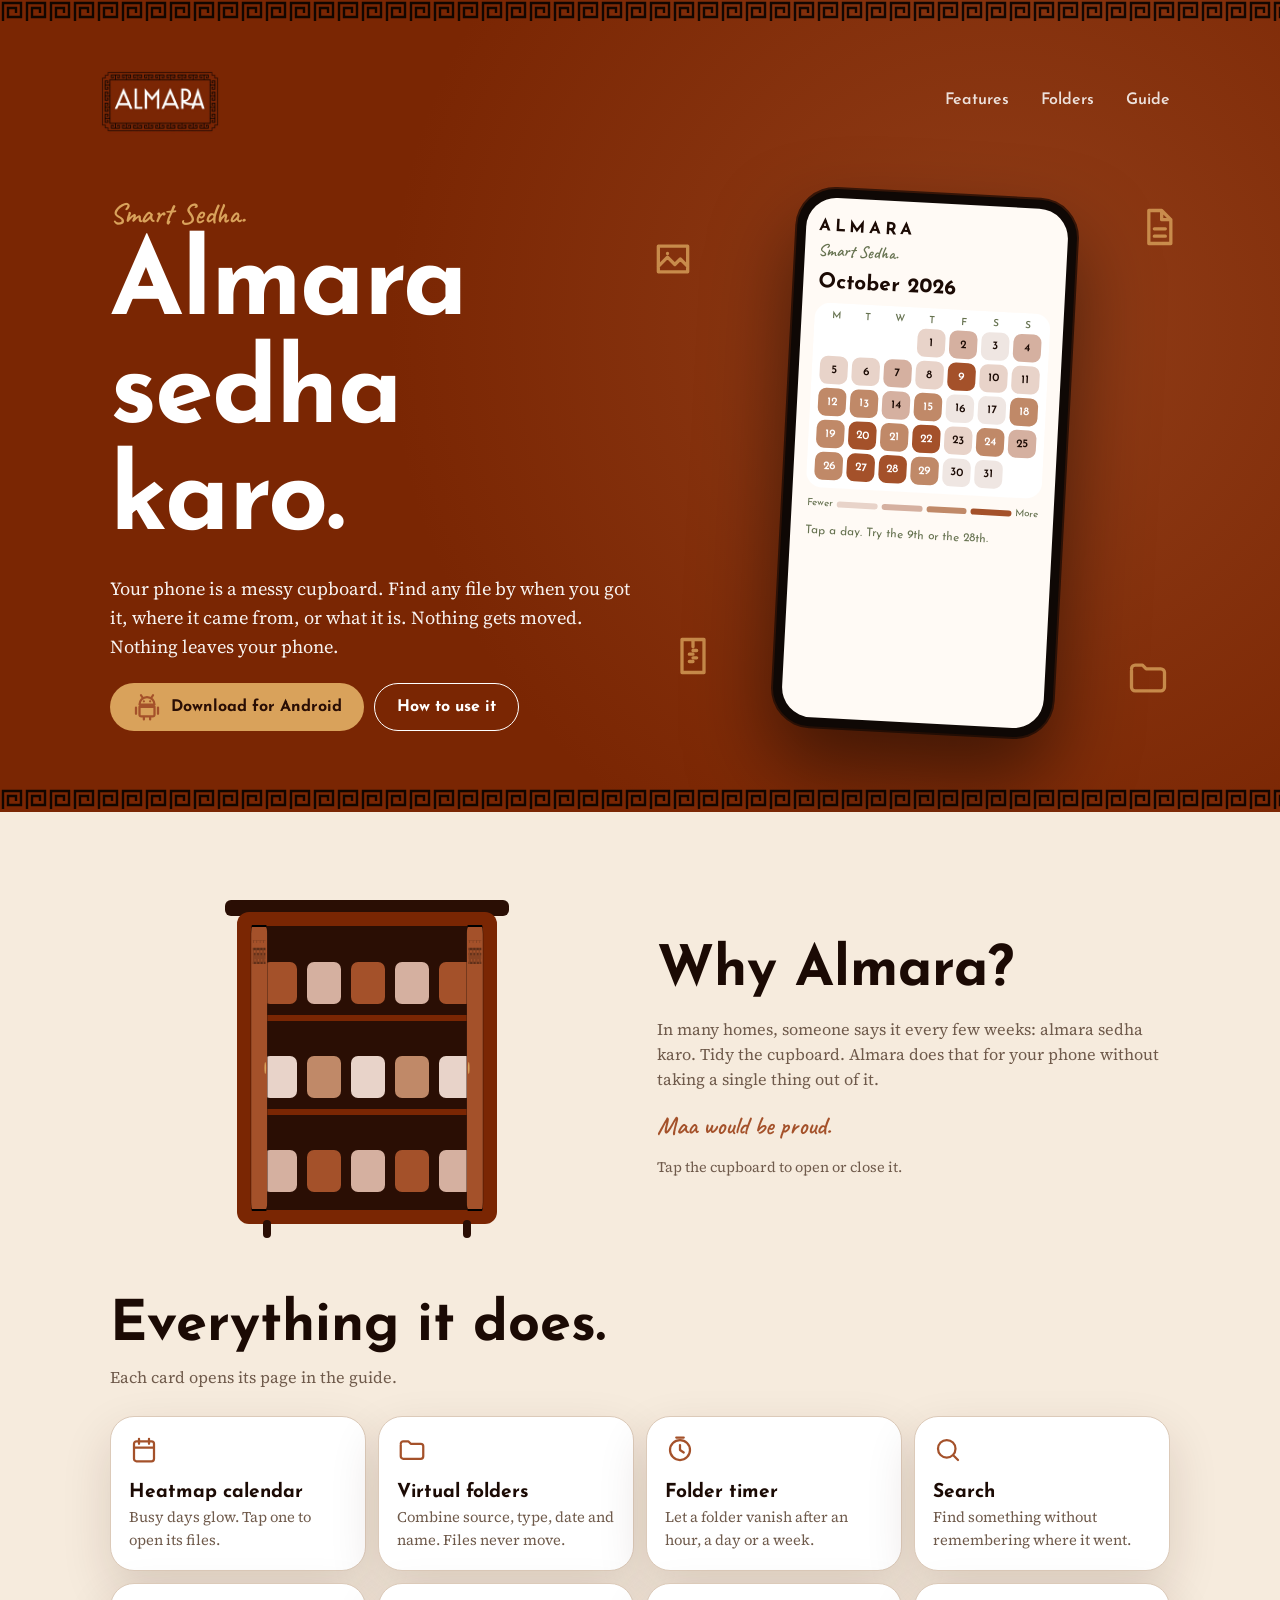
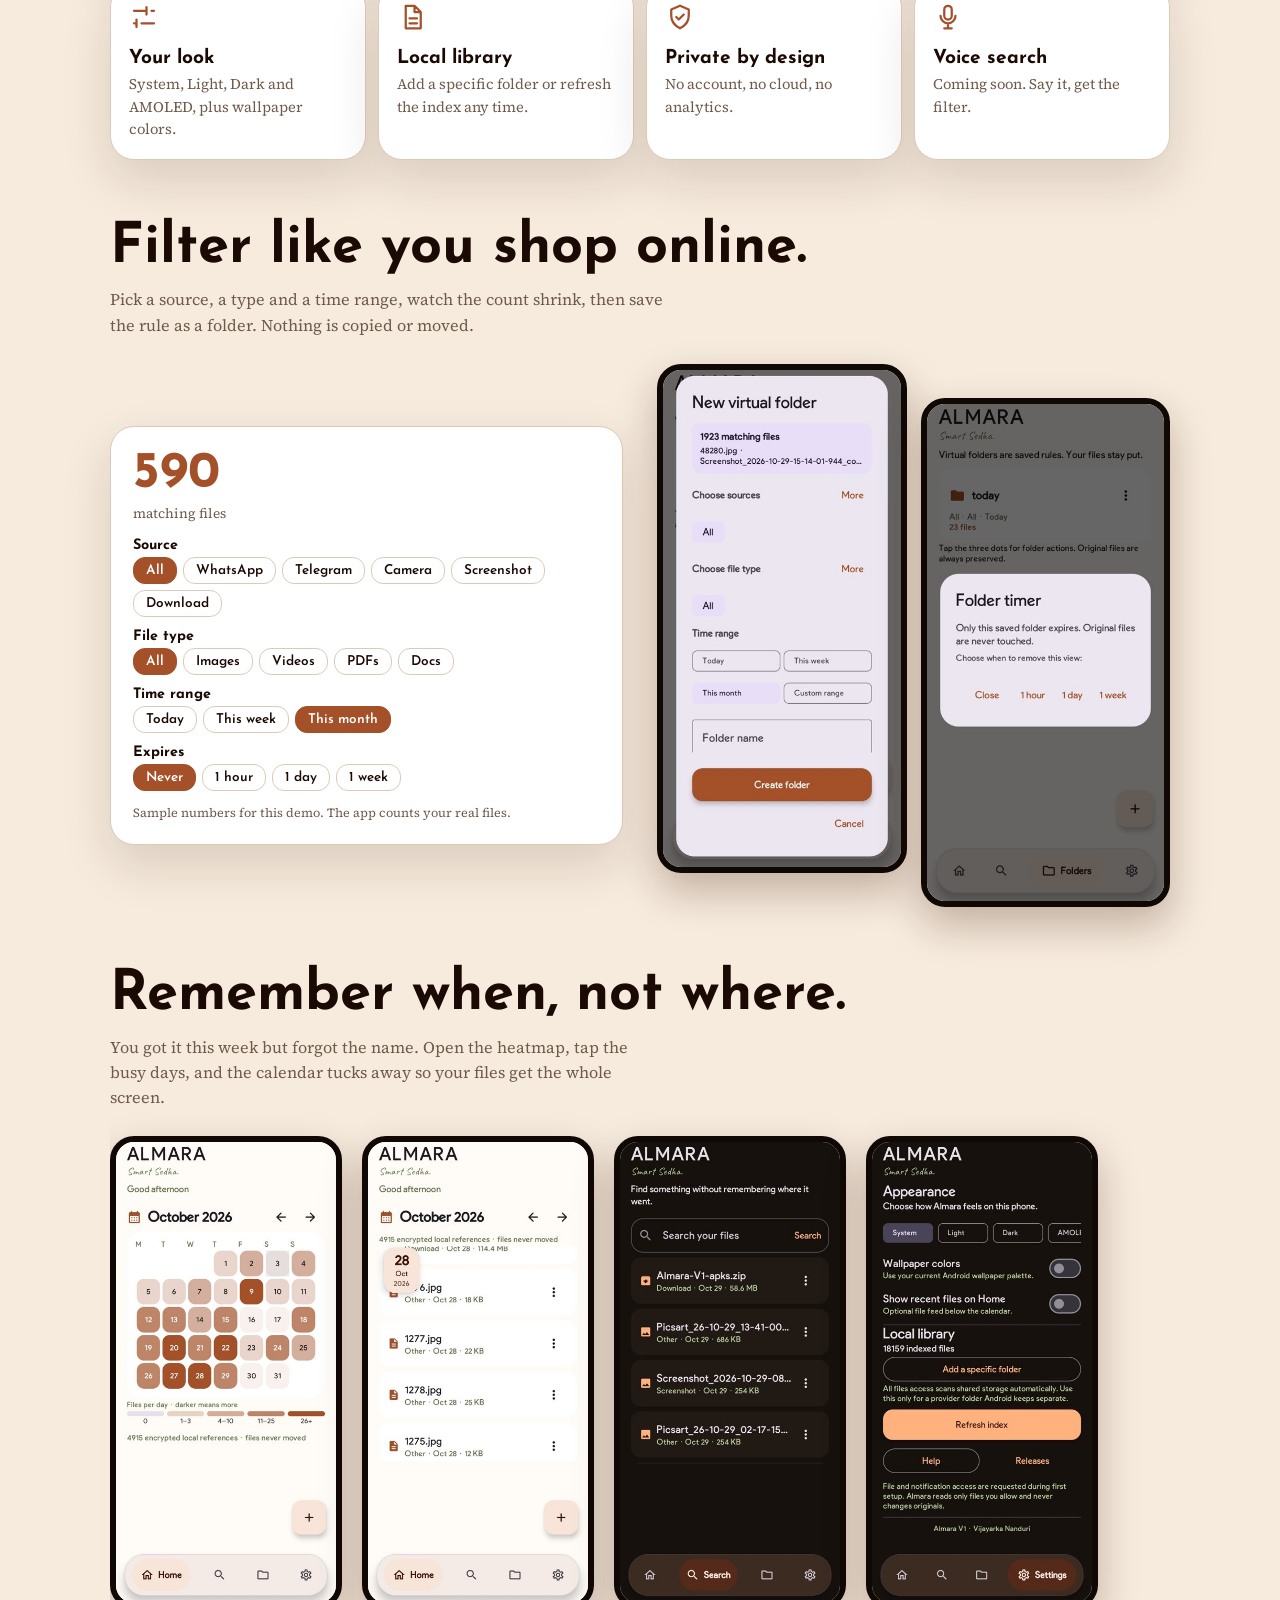
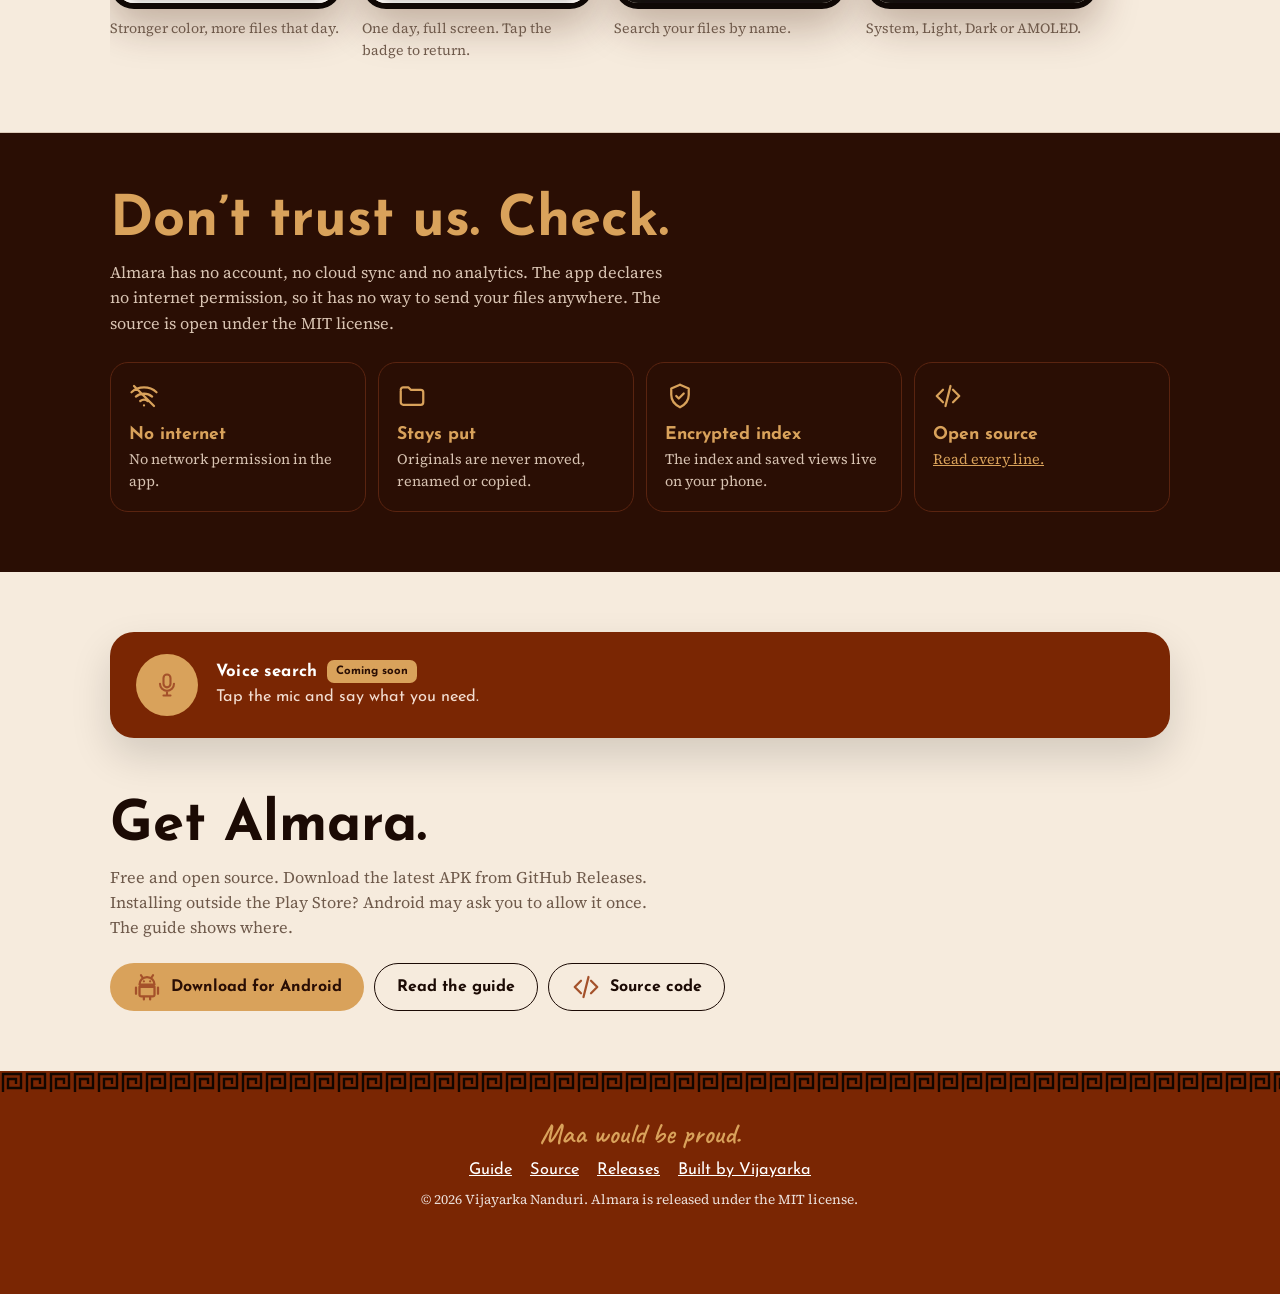
<file: index.html>
<!doctype html>
<html lang="en">
<head>
<meta charset="utf-8">
<meta name="viewport" content="width=device-width,initial-scale=1">
<title>Almara: sedha karo. Private offline file finder for Android</title>
<meta name="description" content="Almara is a free, open source Android app that finds your files by date, source and type. Offline, no internet permission, files never moved. Almara sedha karo.">
<meta name="keywords" content="Almara, Android file finder, offline file organizer, virtual folders, file search, open source, privacy, Smart Sedha">
<meta name="author" content="Vijayarka Nanduri">
<meta name="robots" content="index,follow,max-image-preview:large">
<meta name="theme-color" content="#7a2603">
<link rel="canonical" href="https://vijayarkananduri.github.io/Almara/">
<link rel="icon" href="assets/logo.jpg"><link rel="apple-touch-icon" href="assets/logo.jpg">
<meta property="og:type" content="website"><meta property="og:site_name" content="Almara">
<meta property="og:title" content="Almara sedha karo. Find any file on your phone.">
<meta property="og:description" content="Filter your files by date, source and type, then let the folder disappear. Private, offline and open source.">
<meta property="og:url" content="https://vijayarkananduri.github.io/Almara/">
<meta property="og:image" content="https://vijayarkananduri.github.io/Almara/assets/og.png"><meta property="og:image:width" content="1200"><meta property="og:image:height" content="630"><meta property="og:image:alt" content="Almara, private offline file finder for Android">
<meta name="twitter:card" content="summary_large_image"><meta name="twitter:title" content="Almara sedha karo."><meta name="twitter:description" content="Private, offline, open source file finder for Android."><meta name="twitter:image" content="https://vijayarkananduri.github.io/Almara/assets/og.png">
<script type="application/ld+json">{"@context":"https://schema.org","@type":"SoftwareApplication","name":"Almara","alternateName":"Smart Sedha","operatingSystem":"Android","applicationCategory":"UtilitiesApplication","description":"Private, offline Android app that finds files by date, source and type using virtual folders. Originals are never moved.","offers":{"@type":"Offer","price":"0","priceCurrency":"USD"},"license":"https://opensource.org/licenses/MIT","downloadUrl":"https://github.com/vijayarkananduri/Almara/releases","url":"https://vijayarkananduri.github.io/Almara/","author":{"@type":"Person","name":"Vijayarka Nanduri","url":"https://vijayarka.netlify.app/"}}</script>
<script>try{var t=localStorage.getItem('almara-theme')||(matchMedia('(prefers-color-scheme:dark)').matches?'dark':'light');document.documentElement.dataset.theme=t}catch(e){}</script>
<link rel="preconnect" href="https://fonts.googleapis.com"><link rel="preconnect" href="https://fonts.gstatic.com" crossorigin>
<link href="https://fonts.googleapis.com/css2?family=Caveat:wght@600&family=Josefin+Sans:wght@400;600;700&family=Source+Serif+4:wght@400;600&display=swap" rel="stylesheet">
<link rel="stylesheet" href="assets/style.css">
<style>
html{scroll-behavior:smooth}

/* ---------- NAVIGATION ---------- */
header nav.top {
  display: flex !important;
  justify-content: space-between !important;
  align-items: center !important;
  padding: 16px 0 !important;
  position: static !important;
  background: transparent !important;
  box-shadow: none !important;
  border: none !important;
  flex-wrap: nowrap !important;
}

header nav.top .mark {
  display: flex;
  align-items: center;
  text-decoration: none;
  flex-shrink: 0;
}

/* Increased Logo Size & Flattened */
header nav.top .mark img {
  width: 120px !important; 
  height: 120px !important;
  object-fit: contain;
  box-shadow: none !important;
  border-radius: 0 !important;
  background: transparent !important;
  margin-left: -10px; /* Offsets any internal image padding */
}

/* The menu links container */
header nav.top > div {
  display: flex !important;
  align-items: center !important;
  gap: 32px !important; 
  flex-wrap: nowrap !important;
}

header nav.top > div a {
  text-decoration: none;
  font: 600 1rem 'Josefin Sans', sans-serif;
  color: #fff;
  opacity: 0.85;
  transition: opacity 0.2s, color 0.2s;
  white-space: nowrap;
}

header nav.top > div a:hover {
  opacity: 1;
  color: var(--gold, #d9a25b);
}

/* Hide the old theme toggle if it sneaks in */
.thb { display: none !important; }

/* Mobile adjustments */
@media (max-width: 700px) {
  header nav.top {
    padding: 8px 0 !important;
  }
  header nav.top .mark img {
    width: 65px !important;
    height: 65px !important;
  }
  header nav.top > div {
    gap: 20px !important;
  }
  header nav.top > div a {
    font-size: 0.9rem;
  }
}

/* ---------- HERO SECTION ---------- */
.hg{position:relative;display:grid;grid-template-columns:1.05fr .95fr;gap:30px;align-items:center;padding:18px 0 56px}
.hero .ic path,.mic .ic path,.b .ic path,.fl path{stroke-dashoffset:0}
.stage{position:relative}.fl:nth-of-type(1){left:-6%;top:8%}.fl:nth-of-type(2){right:-2%;top:2%;animation-delay:-2s}.fl:nth-of-type(3){left:-2%;bottom:10%;animation-delay:-4s}.fl:nth-of-type(4){right:0;bottom:6%;animation-delay:-1s}
.phone{width:280px;margin:auto;background:#0f0805;border-radius:38px;padding:9px;box-shadow:0 40px 80px rgba(0,0,0,.5),0 0 0 2px #3b1708;transform:rotate(3deg);transition:transform .4s;position:relative}.phone:hover{transform:rotate(0)}
.app{background:#fffaf5;border-radius:30px;height:520px;position:relative;overflow:hidden;color:#1b0a04;padding:16px 13px;font-family:'Josefin Sans',sans-serif}
.app h4{margin:0;font-size:1.05rem;letter-spacing:.22em}.app small{font:600 1.05rem Caveat;color:#667250;display:block;margin-bottom:6px}.mo{font-weight:700;font-size:1.3rem;margin:4px 2px}
.calw{display:grid;grid-template-rows:1fr;transition:grid-template-rows .45s cubic-bezier(.3,.8,.3,1),opacity .35s}.calw>div{overflow:hidden}.app.open .calw{grid-template-rows:0fr;opacity:0}
.cal{display:grid;grid-template-columns:repeat(7,1fr);gap:4px;background:#fff;padding:8px;border-radius:16px}.cal i{font:600 .62rem 'Josefin Sans';text-align:center;color:#667250;font-style:normal}
.cal button{aspect-ratio:1;border:0;border-radius:8px;font:600 .72rem 'Josefin Sans';cursor:pointer;color:#1b0a04;transition:transform .15s}.cal button:hover{transform:scale(1.15)}.cal button[data-l="3"],.cal button[data-l="4"]{color:#fff}
.leg{display:flex;gap:4px;margin:8px 2px 2px;font-size:.62rem;color:#667250;align-items:center}.leg b{flex:1;height:6px;border-radius:4px}.hint{font-size:.74rem;color:#667250;margin:8px 2px}
.badge{position:absolute;top:92px;width:58px;padding:7px 0;border-radius:16px;background:#e8cfc2;text-align:center;font:600 .66rem 'Josefin Sans';line-height:1.2;border:0;cursor:pointer;opacity:0;pointer-events:none;transition:opacity .3s .15s,transform .4s;transform:scale(.4);z-index:2;box-shadow:0 6px 14px rgba(0,0,0,.18)}
.badge strong{display:block;font-size:1.3rem}.app.open .badge{opacity:1;pointer-events:auto;transform:none}
.list{position:absolute;left:13px;right:13px;top:92px;bottom:13px;overflow:auto;opacity:0;pointer-events:none;transform:translateY(40px);transition:.45s .1s}.app.open .list{opacity:1;pointer-events:auto;transform:none}
.f{background:#fff;border-radius:14px;padding:10px 12px;margin-bottom:7px;font-size:.82rem;font-weight:600;box-shadow:0 1px 0 #eadfd6}.f span{display:block;color:#667250;font-size:.68rem;font-weight:400}
.cup{width:min(300px,100%);margin:auto;display:block;cursor:pointer;overflow:visible}.cup .dl,.cup .dr{transform-box:fill-box;transition:transform 1.5s cubic-bezier(.3,.7,.2,1)}.cup .dl{transform-origin:0 50%}.cup .dr{transform-origin:100% 50%}
.cup.in .dl,.cup.in .dr{transform:scaleX(.14)}.cup .ch{opacity:0;transform:translateY(10px);transition:.6s}.cup.in .ch{opacity:1;transform:none}
.q1{font:600 1.6rem Caveat;color:var(--l4);margin-top:12px}
.cnt{font:700 3.2rem 'Josefin Sans';color:var(--l4);line-height:1}.cnt+small{color:var(--mut)}.grp{margin:12px 0 4px;font:700 .9rem 'Josefin Sans'}.chips{display:flex;flex-wrap:wrap;gap:6px}
.chips button{border:1.5px solid var(--line);background:var(--card);color:var(--ink);border-radius:12px;padding:6px 12px;font:600 .85rem 'Josefin Sans';cursor:pointer;transition:.15s}.chips button:hover{border-color:var(--l4)}.chips button[aria-pressed=true]{background:var(--l4);border-color:var(--l4);color:#fff}
.note{font-size:.78rem;color:var(--mut);margin:12px 0 0}

/* ---------- VOICE CARD ---------- */
.say{background:var(--hero);color:#fff;border-radius:24px;padding:22px 26px;display:grid;grid-template-columns:auto 1fr;gap:18px;align-items:center;box-shadow:0 18px 40px rgba(0,0,0,.14)}
.say-body{min-width:0}
.say-head{display:flex;align-items:center;gap:10px;flex-wrap:wrap;margin:0 0 3px}
.say-head h3{margin:0;font:700 1.05rem 'Josefin Sans',sans-serif;letter-spacing:.01em;color:#fff}
.soon{display:inline-block;background:var(--gold);color:#2a0e04;font:700 .72rem 'Josefin Sans';border-radius:7px;padding:2px 9px;line-height:1.6;white-space:nowrap}
.mic{width:62px;height:62px;border-radius:50%;border:0;background:var(--gold);color:#2a0e04;cursor:pointer;position:relative;display:grid;place-items:center;flex:none;transition:transform .18s}
.mic:hover{transform:scale(1.05)}
.mic .ic{width:28px;height:28px}
.mic.on:after{content:"";position:absolute;inset:-9px;border-radius:50%;border:2px solid var(--gold);animation:p 1s infinite}
@keyframes p{to{transform:scale(1.5);opacity:0}}
.q{font:400 1.02rem/1.45 'Josefin Sans',sans-serif;margin:0;color:#f3ddd1;min-height:0}
.q.live{color:#fff}
.res{display:flex;gap:7px;flex-wrap:wrap}
.res:not(:empty){margin-top:11px}
.res span{background:#a4512a;border-radius:9px;padding:4px 12px;font:600 .84rem 'Josefin Sans',sans-serif;animation:in .3s both}
@keyframes in{from{opacity:0;transform:translateY(8px)}}

/* ---------- FLOATING SCROLL-TO-TOP (Single flat circle, no shadow) ---------- */
.totop {
  position: fixed;
  right: 24px;
  bottom: 24px;
  z-index: 999;
  width: 48px;
  height: 48px;
  border-radius: 50%;
  border: none !important;
  cursor: pointer;
  display: grid;
  place-items: center;
  background: #a4512a; 
  color: #fff;
  box-shadow: none !important; /* Removed shadow completely */
  opacity: 0;
  pointer-events: none;
  transform: translateY(20px) scale(0.9);
  transition: all 0.3s cubic-bezier(0.4, 0, 0.2, 1);
}

.totop.on {
  opacity: 1;
  pointer-events: auto;
  transform: translateY(0) scale(1);
}



.totop:focus-visible {
  outline: 2px solid var(--gold, #d9a25b);
  outline-offset: 3px;
}

@media(max-width:800px){
  .totop {
    right: 16px;
    bottom: 16px;
    width: 44px;
    height: 44px;
  }
}

/* ---------- GENERAL RESPONSIVE ---------- */
@media(max-width:800px){
  .hg{grid-template-columns:1fr}
  .phone{transform:none}
  .say{padding:18px;gap:14px;border-radius:20px}
  .mic{width:56px;height:56px}
  .mic .ic{width:25px;height:25px}
  .q{font-size:.95rem}
  .fl{display:none}
}
@media(prefers-reduced-motion:reduce){
  html{scroll-behavior:auto}
  .totop{transition:none}
}
</style>
</head>
<body>
<header class="hero" id="top"><div class="key"></div>
<div class="w">
  <nav class="top">
    <a class="mark" href="#top" aria-label="Almara Home">
      <img src="assets/logo.jpg" alt="Almara Logo">
    </a>
    <div>
      <a href="#features">Features</a>
      <a href="#build">Folders</a>
      <a href="help.html">Guide</a>
    </div>
  </nav>
  
<div class="hg"><div>
<div class="script">Smart Sedha.</div><h1>Almara sedha karo.</h1>
<p class="lead">Your phone is a messy cupboard. Find any file by when you got it, where it came from, or what it is. Nothing gets moved. Nothing leaves your phone.</p>
<div class="btns"><a class="b" href="https://github.com/vijayarkananduri/Almara/releases"><span data-i="android"></span>Download for Android</a><a class="b o" href="help.html">How to use it</a></div></div>
<div class="stage"><span class="fl" data-i="image"></span><span class="fl" data-i="doc"></span><span class="fl" data-i="zip"></span><span class="fl" data-i="folder"></span>
<div class="phone"><div class="app" id="app"><h4>ALMARA</h4><small>Smart Sedha.</small><div class="mo">October 2026</div>
<div class="calw"><div><div class="cal" id="cal"></div><div class="leg">Fewer<b style="background:var(--l1)"></b><b style="background:var(--l2)"></b><b style="background:var(--l3)"></b><b style="background:var(--l4)"></b>More</div></div></div>
<p class="hint" id="hint">Tap a day. Try the 9th or the 28th.</p>
<button class="badge" id="badge" aria-label="Back to calendar"><strong id="bd">9</strong>Oct<br>2026</button><div class="list" id="list"></div></div></div></div></div></div><div class="key"></div></header>

<main>
<section class="sec"><div class="w split"><svg class="cup" id="cup" viewBox="0 0 300 340" role="img" aria-label="An almirah whose doors open to show tidy shelves of files"><defs><pattern id="k" width="24" height="24" patternUnits="userSpaceOnUse"><path d="M3 21V3h18v14H8V8h8v5" fill="none" stroke="#000" stroke-width="2.4"/></pattern></defs>
<rect x="8" y="2" width="284" height="16" rx="6" fill="#2a0e04"/><rect x="20" y="14" width="260" height="312" rx="12" fill="#7a2603"/><rect x="34" y="28" width="232" height="284" rx="8" fill="#2a0e04"/>
<path d="M34 120h232M34 214h232" stroke="#7a2603" stroke-width="6"/><g id="chs"></g>
<g class="dl"><rect x="34" y="28" width="116" height="284" rx="8" fill="#a4512a" stroke="#000" stroke-width="2"/><rect x="46" y="42" width="92" height="24" fill="url(#k)" opacity=".45"/><circle cx="136" cy="170" r="6" fill="#d9a25b"/></g>
<g class="dr"><rect x="150" y="28" width="116" height="284" rx="8" fill="#a4512a" stroke="#000" stroke-width="2"/><rect x="162" y="42" width="92" height="24" fill="url(#k)" opacity=".45"/><circle cx="164" cy="170" r="6" fill="#d9a25b"/></g>
<path d="M50 326v10M250 326v10" stroke="#2a0e04" stroke-width="8" stroke-linecap="round"/></svg>
<div><h2>Why Almara?</h2><p style="color:var(--mut)">In many homes, someone says it every few weeks: almara sedha karo. Tidy the cupboard. Almara does that for your phone without taking a single thing out of it.</p><div class="q1">Maa would be proud.</div><p style="color:var(--mut);font-size:.9rem">Tap the cupboard to open or close it.</p></div></div></section>

<section class="sec" id="features" style="padding-top:0"><div class="w"><h2>Everything it does.</h2><p>Each card opens its page in the guide.</p>
<div class="grid">
<a class="card rv" href="help.html#home"><span data-i="cal"></span><h3>Heatmap calendar</h3><p>Busy days glow. Tap one to open its files.</p></a>
<a class="card rv" href="help.html#folders"><span data-i="folder"></span><h3>Virtual folders</h3><p>Combine source, type, date and name. Files never move.</p></a>
<a class="card rv" href="help.html#timer"><span data-i="timer"></span><h3>Folder timer</h3><p>Let a folder vanish after an hour, a day or a week.</p></a>
<a class="card rv" href="help.html#search"><span data-i="search"></span><h3>Search</h3><p>Find something without remembering where it went.</p></a>
<a class="card rv" href="help.html#settings"><span data-i="sliders"></span><h3>Your look</h3><p>System, Light, Dark and AMOLED, plus wallpaper colors.</p></a>
<a class="card rv" href="help.html#settings"><span data-i="doc"></span><h3>Local library</h3><p>Add a specific folder or refresh the index any time.</p></a>
<a class="card rv" href="help.html#privacy"><span data-i="shield"></span><h3>Private by design</h3><p>No account, no cloud, no analytics.</p></a>
<a class="card rv" href="help.html#voice"><span data-i="mic"></span><h3>Voice search</h3><p>Coming soon. Say it, get the filter.</p></a></div></div></section>

<section class="sec" id="build" style="padding-top:0"><div class="w"><h2>Filter like you shop online.</h2>
<p>Pick a source, a type and a time range, watch the count shrink, then save the rule as a folder. Nothing is copied or moved.</p>
<div class="split"><div class="card" id="bld"><div class="cnt" id="n">4,915</div><small>matching files</small>
<div class="grp">Source</div><div class="chips" data-g="s"></div><div class="grp">File type</div><div class="chips" data-g="t"></div><div class="grp">Time range</div><div class="chips" data-g="r"></div><div class="grp">Expires</div><div class="chips" data-g="e"></div>
<p class="note">Sample numbers for this demo. The app counts your real files.</p></div>
<div style="display:grid;grid-template-columns:1fr 1fr;gap:14px"><div class="shot"><img src="assets/builder.jpg" alt="New virtual folder screen"></div><div class="shot" style="margin-top:34px"><img src="assets/timer.jpg" alt="Folder timer dialog"></div></div></div></div></section>

<section class="sec" style="padding-top:0"><div class="w"><h2>Remember when, not where.</h2><p>You got it this week but forgot the name. Open the heatmap, tap the busy days, and the calendar tucks away so your files get the whole screen.</p>
<div class="rail"><figure><img src="assets/cal.jpg" alt="Month heatmap" loading="lazy"><figcaption>Stronger color, more files that day.</figcaption></figure><figure><img src="assets/day.jpg" alt="Files of one day" loading="lazy"><figcaption>One day, full screen. Tap the badge to return.</figcaption></figure><figure><img src="assets/search.jpg" alt="Search screen" loading="lazy"><figcaption>Search your files by name.</figcaption></figure><figure><img src="assets/settings.jpg" alt="Settings with themes" loading="lazy"><figcaption>System, Light, Dark or AMOLED.</figcaption></figure></div></div></section>

<section class="sec dark" id="verify"><div class="w"><h2>Don’t trust us. Check.</h2>
<p>Almara has no account, no cloud sync and no analytics. The app declares no internet permission, so it has no way to send your files anywhere. The source is open under the MIT license.</p>
<div class="pf"><div class="rv"><span data-i="nowifi"></span><h3>No internet</h3><p>No network permission in the app.</p></div><div class="rv"><span data-i="folder"></span><h3>Stays put</h3><p>Originals are never moved, renamed or copied.</p></div><div class="rv"><span data-i="shield"></span><h3>Encrypted index</h3><p>The index and saved views live on your phone.</p></div><div class="rv"><span data-i="code"></span><h3>Open source</h3><p><a href="https://github.com/vijayarkananduri/Almara">Read every line.</a></p></div></div></div></section>

<section class="sec"><div class="w"><div class="say">
<button class="mic" id="mic" type="button" aria-label="Try a sample voice query"><span data-i="mic"></span></button>
<div class="say-body">
<div class="say-head"><h3>Voice search</h3><span class="soon">Coming soon</span></div>
<p class="q" id="q">Tap the mic and say what you need.</p>
<div class="res" id="res"></div>
</div></div></div></section>

<section class="sec" id="get" style="padding-top:0"><div class="w"><h2>Get Almara.</h2>
<p>Free and open source. Download the latest APK from GitHub Releases. Installing outside the Play Store? Android may ask you to allow it once. The guide shows where.</p>
<div class="btns"><a class="b" href="https://github.com/vijayarkananduri/Almara/releases"><span data-i="android"></span>Download for Android</a><a class="b o" style="color:var(--ink)" href="help.html">Read the guide</a><a class="b o" style="color:var(--ink)" href="https://github.com/vijayarkananduri/Almara"><span data-i="code"></span>Source code</a></div></div></section>
</main>

<footer><div class="key"></div><div class="w"><p class="script" style="margin:0">Maa would be proud.</p>
<p class="ui"><a href="help.html">Guide</a><a href="https://github.com/vijayarkananduri/Almara">Source</a><a href="https://github.com/vijayarkananduri/Almara/releases">Releases</a><a href="https://vijayarka.netlify.app/">Built by Vijayarka</a></p>
<small>© 2026 Vijayarka Nanduri. Almara is released under the MIT license.</small></div></footer>

<button class="totop" id="totop" type="button" aria-label="Back to top">
  <svg viewBox="0 0 24 24" width="22" height="22" fill="none" stroke="currentColor" stroke-width="2.5" stroke-linecap="round" stroke-linejoin="round" aria-hidden="true"><path d="M12 19V5M5 12l7-7 7 7"/></svg>
</button>

<script src="assets/site.js"></script>
<script>
const $=s=>document.querySelector(s),L=[0,1,2,0,2,1,1,2,1,4,1,1,3,3,2,3,0,0,3,3,4,3,4,1,3,2,3,4,4,3,0,0],C=['var(--l0)','var(--l1)','var(--l2)','var(--l3)','var(--l4)'],cal=$('#cal'),app=$('#app');
'MTWTFSS'.split('').forEach(d=>cal.insertAdjacentHTML('beforeend',`<i>${d}</i>`));for(let i=0;i<3;i++)cal.insertAdjacentHTML('beforeend','<span></span>');
for(let d=1;d<=31;d++){const b=document.createElement('button'),l=L[d]||0;b.textContent=d;b.dataset.l=l;b.style.background=C[l];b.setAttribute('aria-label','Oct '+d);
b.onclick=()=>{const col=(3+d-1)%7,n=[2,5,9,16,26][l]+d%3,left=col<=3;$('#bd').textContent=d;$('#badge').style.left=left?'13px':'auto';$('#badge').style.right=left?'auto':'13px';
$('#list').innerHTML=Array.from({length:n},(_,i)=>`<div class="f">${1270+i*3+d}.jpg<span>Other · Oct ${d} · ${12+(i*7+d)%40} KB</span></div>`).join('');$('#list').style.padding=left?'0 0 0 66px':'0 66px 0 0';$('#list').scrollTop=0;app.classList.add('open')};cal.append(b)}
$('#badge').onclick=()=>app.classList.remove('open');
const cup=$('#cup'),ch=$('#chs'),cc=['#a4512a','#c08968','#d5b0a0','#e8d3c9'];let k=0;
for(let r=0;r<3;r++)for(let c=0;c<5;c++){ch.insertAdjacentHTML('beforeend',`<rect class="ch" x="${46+c*44}" y="${64+r*94}" width="34" height="42" rx="7" fill="${cc[(r*3+c*2)%4]}" style="transition-delay:${(k++)*70+700}ms"/>`)}
cup.onclick=()=>cup.classList.toggle('in');
new IntersectionObserver((es,o)=>es.forEach(e=>{if(e.isIntersecting){cup.classList.add('in');o.disconnect()}}),{threshold:.5}).observe(cup);
const O={s:['All','WhatsApp','Telegram','Camera','Screenshot','Download'],t:['All','Images','Videos','PDFs','Docs'],r:['Today','This week','This month'],e:['Never','1 hour','1 day','1 week']},F={s:[1,.38,.08,.22,.12,.1],t:[1,.55,.08,.04,.06],r:[.004,.03,.12],e:[1,1,1,1]},S={s:0,t:0,r:2,e:0};
function upd(){let v=4915;for(const k in F)v*=F[k][S[k]];$('#n').textContent=Math.max(1,Math.round(v)).toLocaleString()}
document.querySelectorAll('.chips').forEach(c=>{const g=c.dataset.g;O[g].forEach((t,i)=>{const b=document.createElement('button');b.textContent=t;b.setAttribute('aria-pressed',S[g]==i);b.onclick=()=>{S[g]=i;c.querySelectorAll('button').forEach((x,j)=>x.setAttribute('aria-pressed',j==i));upd()};c.append(b)})});upd();

/* voice demo */
const V=[['Images from today',['Images','Today']],['WhatsApp PDFs from last week',['WhatsApp','PDFs','Last week']],['Everything from Aug 15 till today',['Aug 15 to today','All files']]];let vi=0,tm;
const qEl=$('#q'),rEl=$('#res'),micEl=$('#mic');
micEl.onclick=()=>{const [s,c]=V[vi++%V.length];clearInterval(tm);rEl.innerHTML='';qEl.textContent='';qEl.classList.add('live');micEl.classList.add('on');let i=0;
tm=setInterval(()=>{qEl.textContent=s.slice(0,++i);if(i>=s.length){clearInterval(tm);micEl.classList.remove('on');c.forEach(x=>rEl.insertAdjacentHTML('beforeend',`<span>${x}</span>`));rEl.insertAdjacentHTML('beforeend','<span>Show results</span><span>Make folder</span>')}},45)};

/* scroll to top */
const totop=$('#totop');
const onScroll=()=>totop.classList.toggle('on',window.scrollY>420);
addEventListener('scroll',onScroll,{passive:true});onScroll();
totop.onclick=()=>window.scrollTo({top:0,behavior:'smooth'});

/* Forcefully ensure site.js doesn't break the nav */
(function(){
  const clean = () => {
    document.querySelectorAll('body nav, body .navbar, body [class*="floating-nav"]').forEach(n => {
      if (!n.closest('header')) n.remove();
    });
  };
  clean();
  addEventListener('scroll', clean, {passive:true});
  new MutationObserver(clean).observe(document.body, {childList:true, subtree:true});
})();
</script>
</body>
</html>
</file>
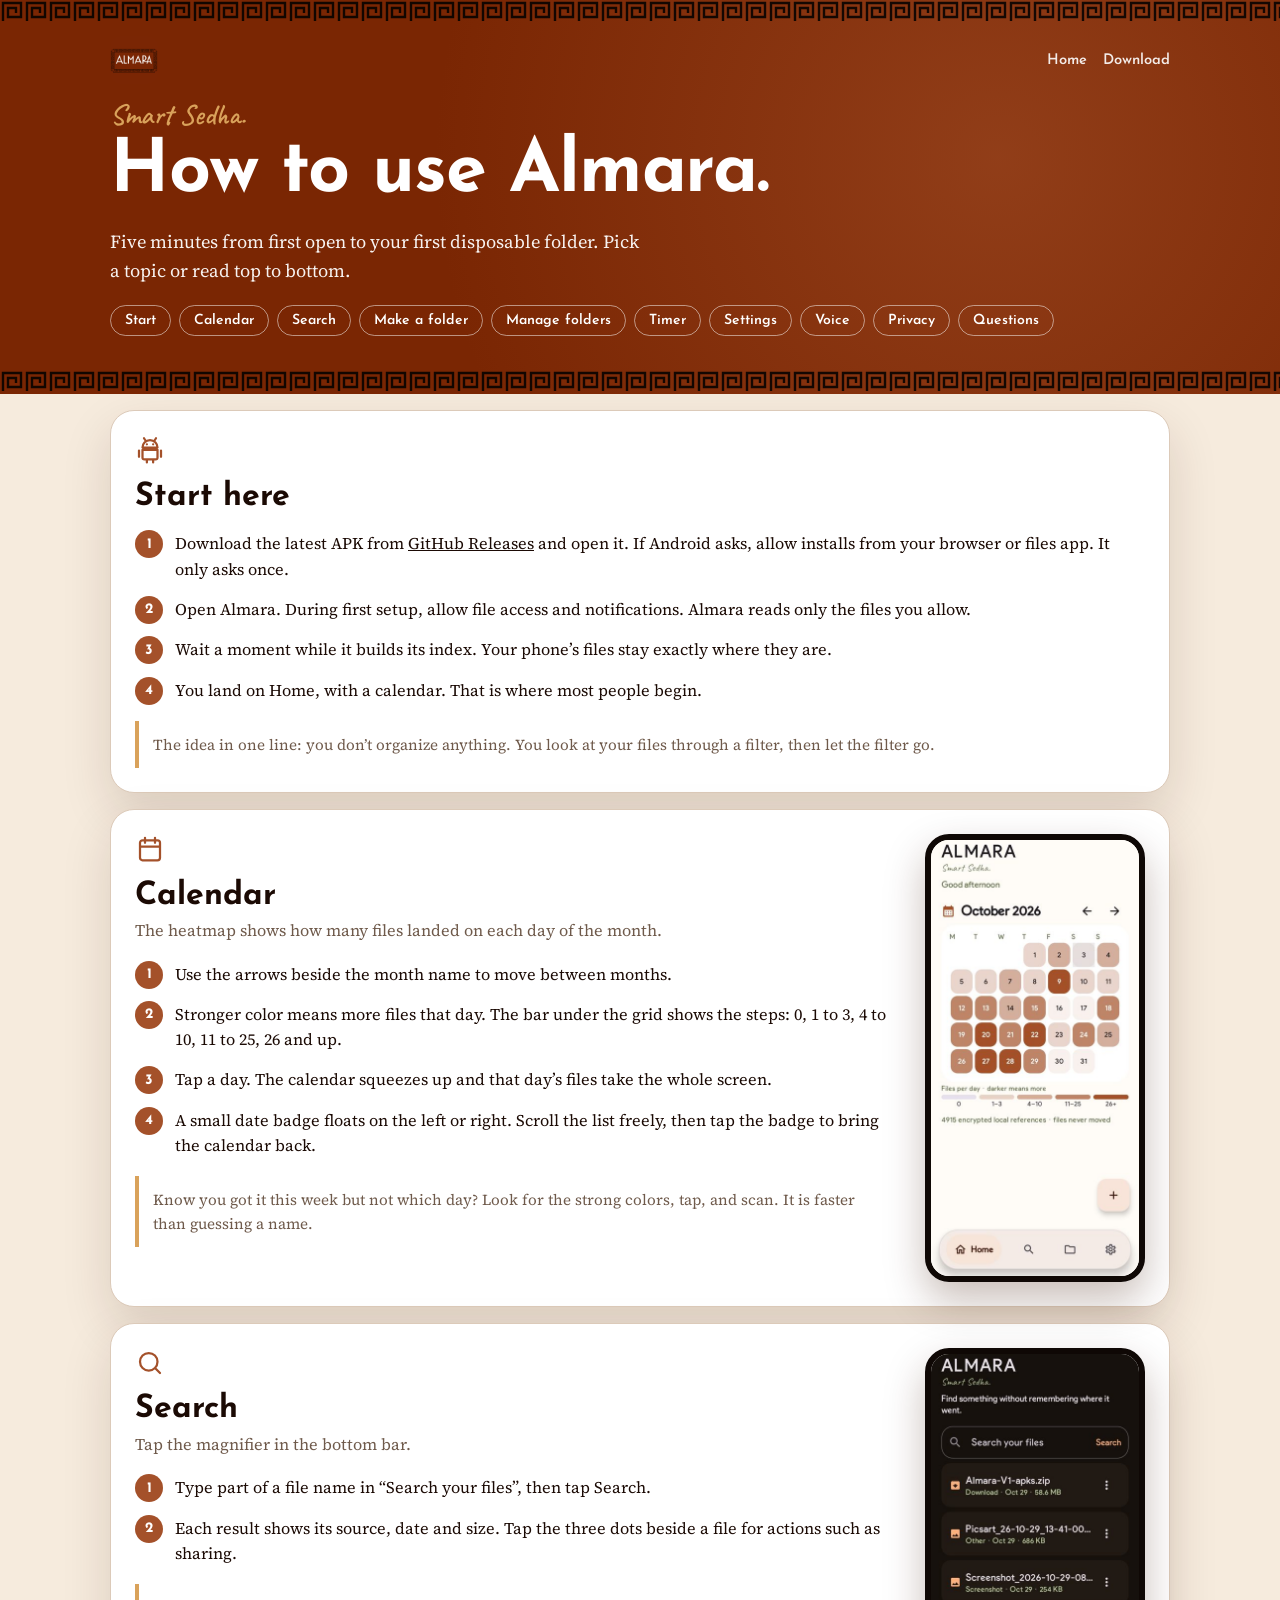
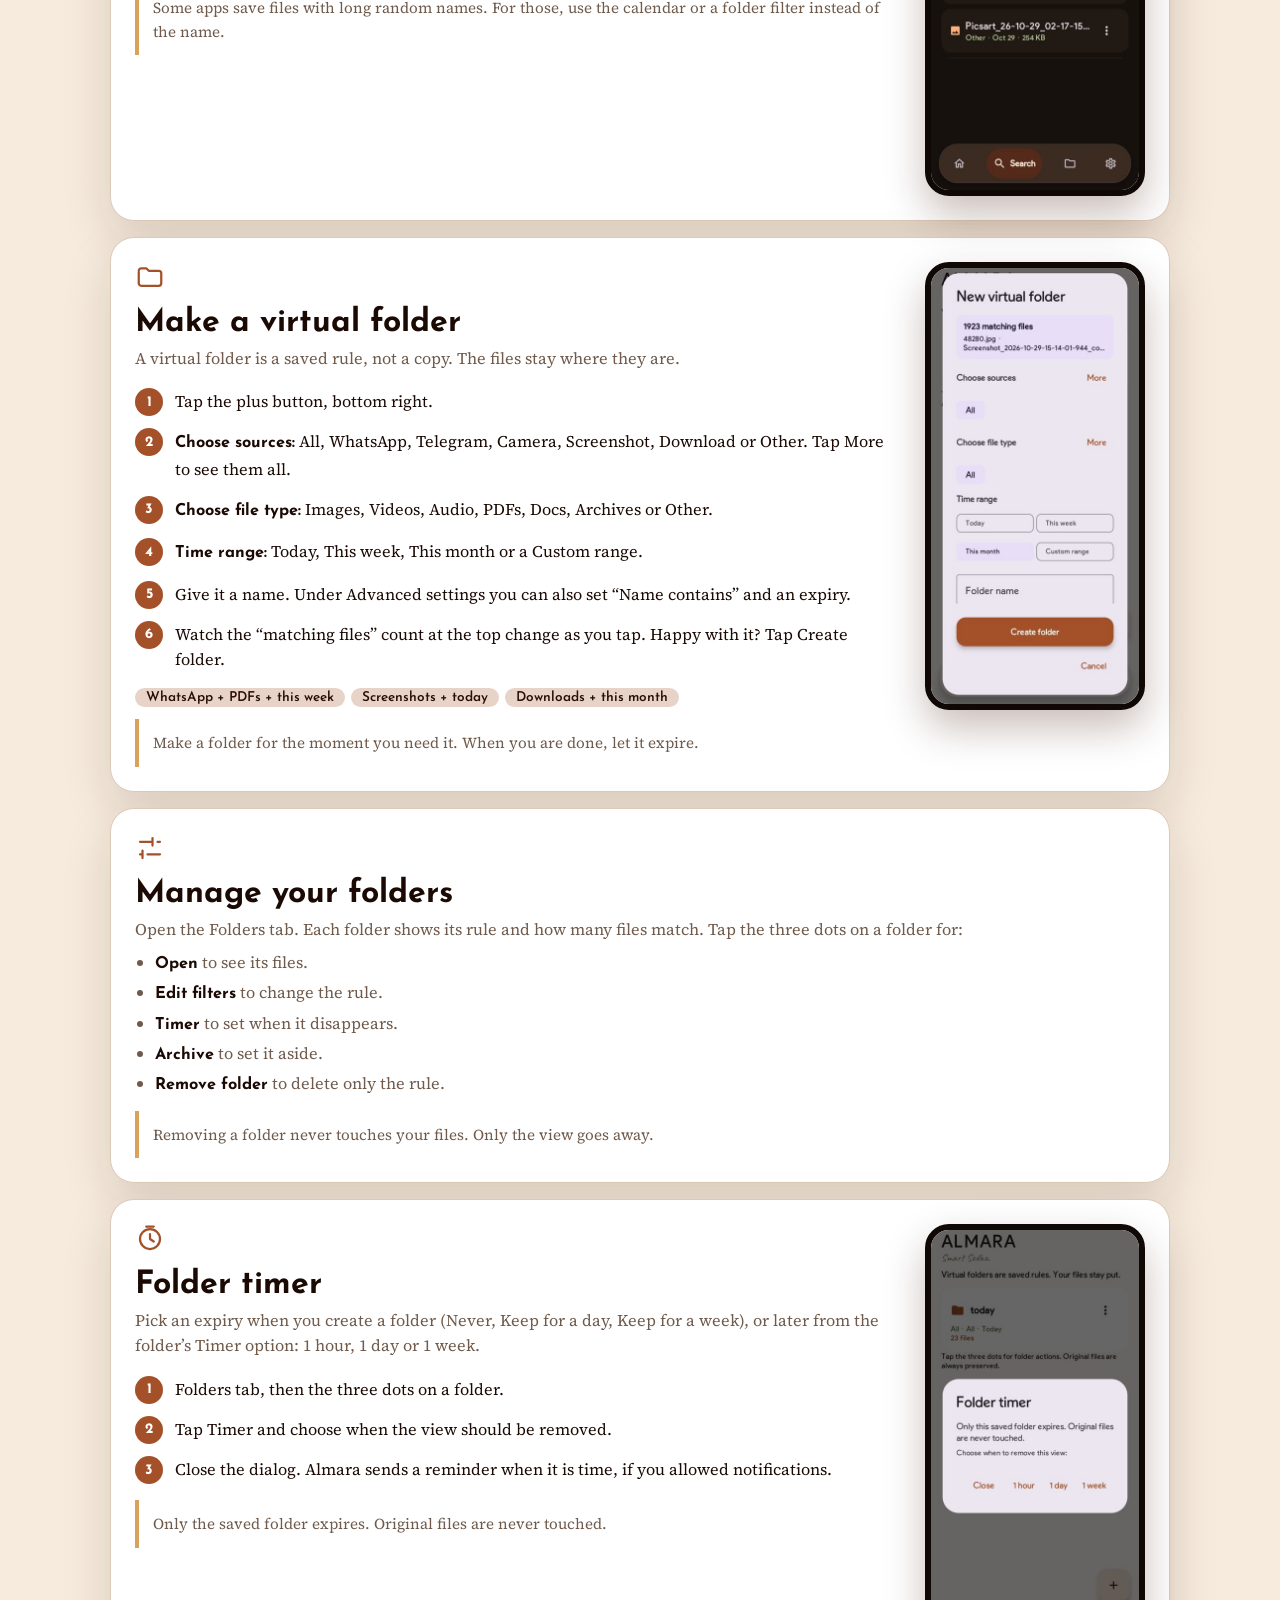
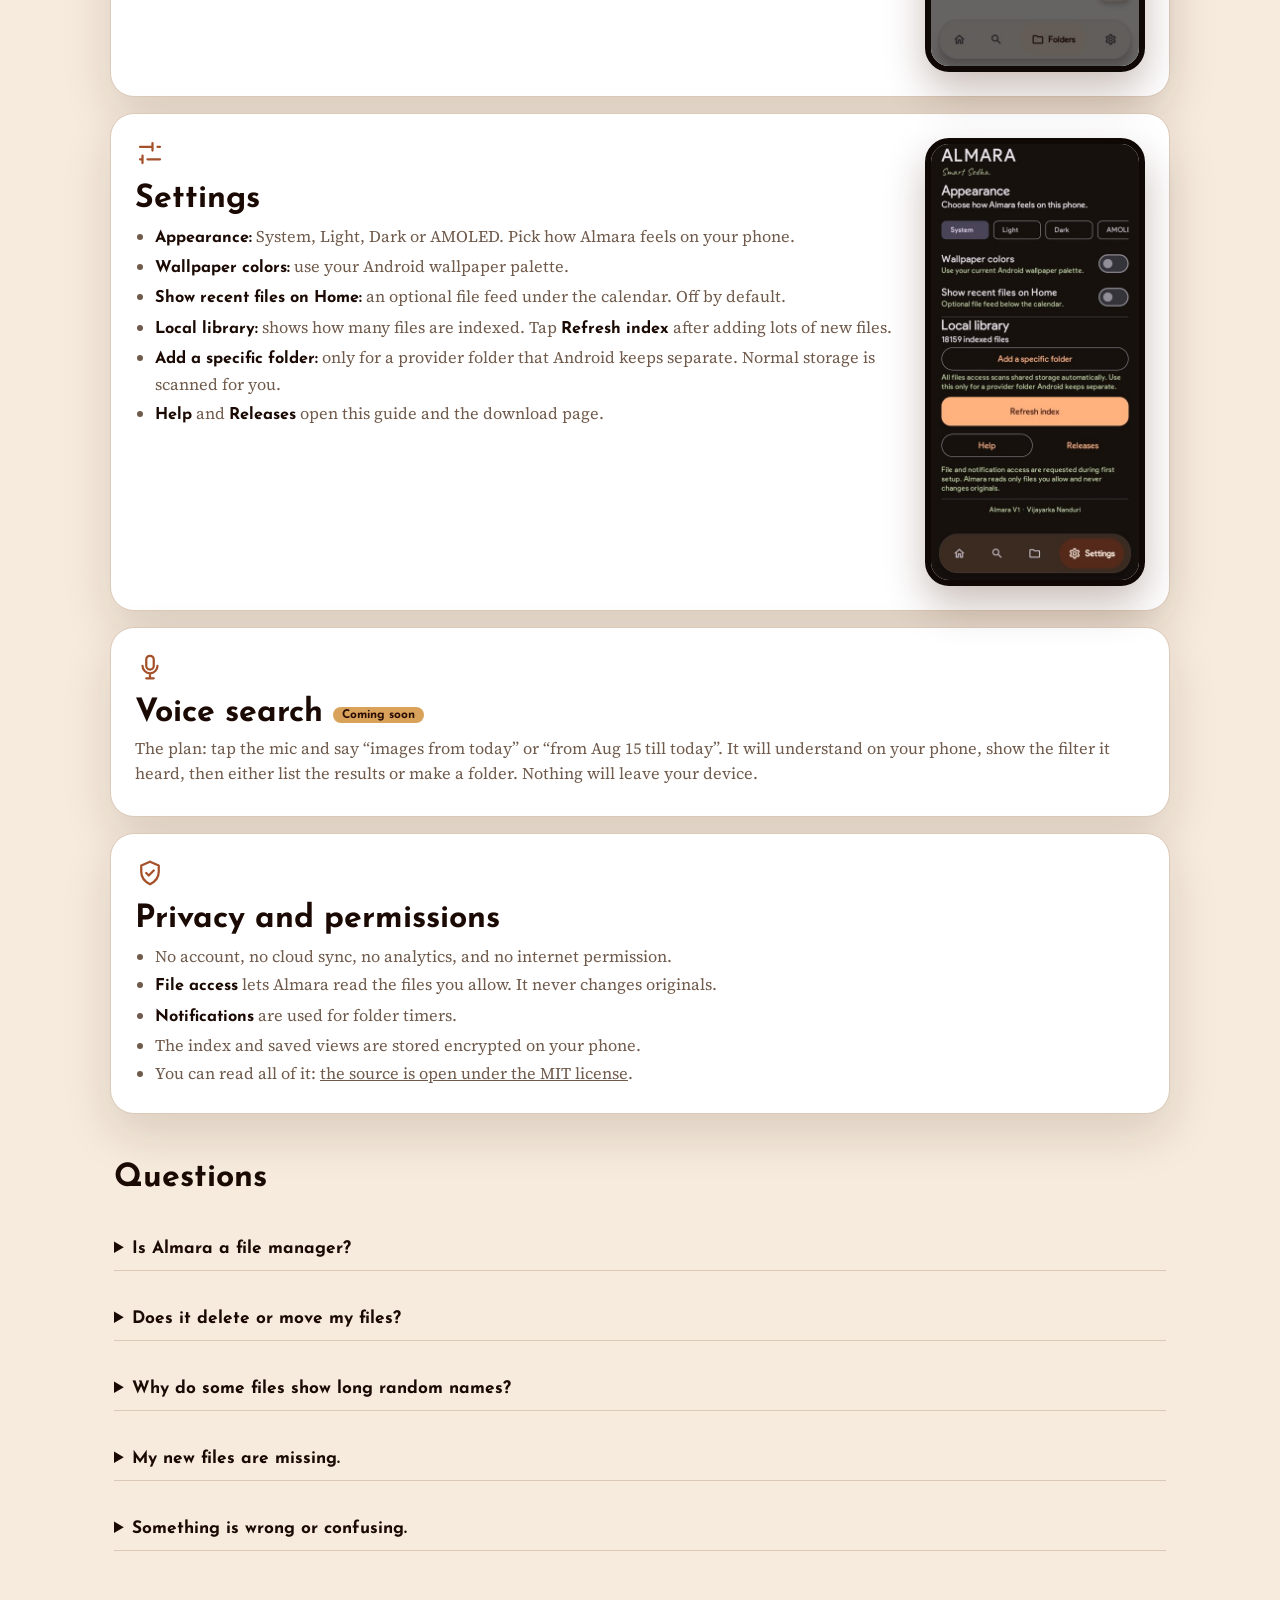
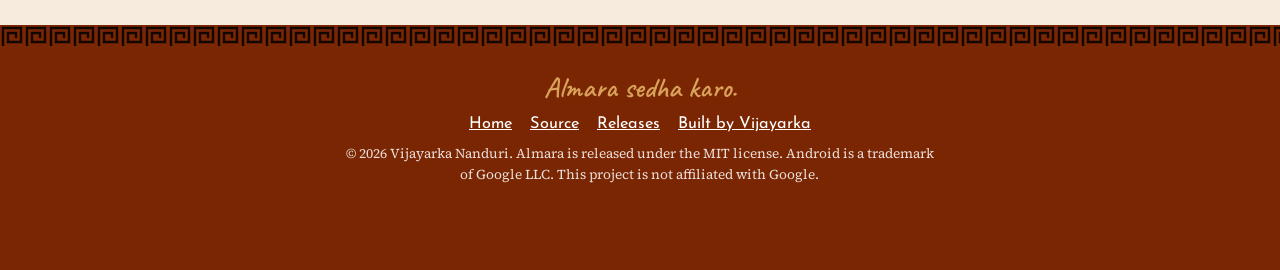
<file: help.html>
<!doctype html>
<html lang="en">
<head>
<meta charset="utf-8">
<meta name="viewport" content="width=device-width,initial-scale=1">
<title>How to use Almara: guide to every feature</title>
<meta name="description" content="Learn Almara step by step: heatmap calendar, search, virtual folders, folder timer, themes, local library and privacy. A friendly guide for new users.">
<meta name="author" content="Vijayarka Nanduri"><meta name="robots" content="index,follow"><meta name="theme-color" content="#7a2603">
<link rel="canonical" href="https://vijayarkananduri.github.io/Almara/help.html">
<link rel="icon" href="assets/logo.jpg"><link rel="apple-touch-icon" href="assets/logo.jpg">
<meta property="og:type" content="article"><meta property="og:site_name" content="Almara"><meta property="og:title" content="How to use Almara"><meta property="og:description" content="A friendly guide to every Almara feature, from the heatmap to disposable folders.">
<meta property="og:url" content="https://vijayarkananduri.github.io/Almara/help.html"><meta property="og:image" content="https://vijayarkananduri.github.io/Almara/assets/og.png">
<meta name="twitter:card" content="summary_large_image"><meta name="twitter:image" content="https://vijayarkananduri.github.io/Almara/assets/og.png">
<script type="application/ld+json">{"@context":"https://schema.org","@type":"HowTo","name":"How to use Almara","description":"Find files by date, source and type with the Almara Android app.","step":[{"@type":"HowToStep","name":"Allow file access","text":"Allow file and notification access during first setup and wait for the index to finish."},{"@type":"HowToStep","name":"Tap a day on the calendar","text":"Busy days have stronger colors. Tap one to see its files."},{"@type":"HowToStep","name":"Create a virtual folder","text":"Tap the plus button, choose source, type, time range and expiry, then tap Create folder."}]}</script>
<link rel="preconnect" href="https://fonts.googleapis.com"><link rel="preconnect" href="https://fonts.gstatic.com" crossorigin>
<link href="https://fonts.googleapis.com/css2?family=Caveat:wght@600&family=Josefin+Sans:wght@400;600;700&family=Source+Serif+4:wght@400;600&display=swap" rel="stylesheet">
<link rel="stylesheet" href="assets/style.css">
<style>
.hero .w{padding-bottom:34px}.hero h1{font-size:clamp(2.6rem,7vw,4.6rem);position:relative}.hero .lead{position:relative}
.toc{display:flex;flex-wrap:wrap;gap:8px;margin:20px 0 0;position:relative}.toc a{padding:7px 14px;border-radius:999px;border:1.5px solid rgba(255,255,255,.5);font:600 .88rem 'Josefin Sans';text-decoration:none;transition:.2s}.toc a:hover{background:var(--gold);color:#2a0e04;border-color:var(--gold)}
.g{display:grid;grid-template-columns:1fr 220px;gap:26px;align-items:start;padding:24px;margin-top:16px;scroll-margin-top:16px}.g.n{grid-template-columns:1fr}
.g h2{font-size:2rem;margin:8px 0 6px}.g p{margin:0 0 6px;color:var(--mut)}.g .shot{flex:none}
.g ul{margin:8px 0 0;padding-left:20px;color:var(--mut)}.g li{margin:3px 0}.g b{color:var(--ink);font-family:'Josefin Sans'}
.hero .ic path{stroke-dashoffset:0}.pillrow{display:flex;flex-wrap:wrap;gap:6px;margin-top:10px}.pillrow span{background:var(--l1);color:#2a0e04;border-radius:10px;padding:3px 11px;font:600 .85rem 'Josefin Sans'}
@media(max-width:760px){.g{grid-template-columns:1fr}.g .shot{width:200px}}
</style>
</head>
<body>
<header class="hero"><div class="key"></div><div class="w"><nav class="top"><a class="mark" href="index.html"><img src="assets/logo.jpg" alt="Almara logo" width="48" height="48"></a><div class="nav-links"><a href="index.html">Home</a><a href="https://github.com/vijayarkananduri/Almara/releases">Download</a></div></nav>
<div class="script" style="position:relative">Smart Sedha.</div><h1>How to use Almara.</h1><p class="lead">Five minutes from first open to your first disposable folder. Pick a topic or read top to bottom.</p>
<div class="toc"><a href="#start">Start</a><a href="#home">Calendar</a><a href="#search">Search</a><a href="#folders">Make a folder</a><a href="#manage">Manage folders</a><a href="#timer">Timer</a><a href="#settings">Settings</a><a href="#voice">Voice</a><a href="#privacy">Privacy</a><a href="#faq">Questions</a></div></div><div class="key"></div></header>

<main class="w" style="padding-bottom:50px">
<section class="card g n rv" id="start"><div><span data-i="android"></span><h2>Start here</h2>
<ol class="steps"><li>Download the latest APK from <a href="https://github.com/vijayarkananduri/Almara/releases">GitHub Releases</a> and open it. If Android asks, allow installs from your browser or files app. It only asks once.</li>
<li>Open Almara. During first setup, allow file access and notifications. Almara reads only the files you allow.</li>
<li>Wait a moment while it builds its index. Your phone’s files stay exactly where they are.</li>
<li>You land on Home, with a calendar. That is where most people begin.</li></ol>
<div class="tip">The idea in one line: you don’t organize anything. You look at your files through a filter, then let the filter go.</div></div></section>

<section class="card g rv" id="home"><div><span data-i="cal"></span><h2>Calendar</h2><p>The heatmap shows how many files landed on each day of the month.</p>
<ol class="steps"><li>Use the arrows beside the month name to move between months.</li><li>Stronger color means more files that day. The bar under the grid shows the steps: 0, 1 to 3, 4 to 10, 11 to 25, 26 and up.</li><li>Tap a day. The calendar squeezes up and that day’s files take the whole screen.</li><li>A small date badge floats on the left or right. Scroll the list freely, then tap the badge to bring the calendar back.</li></ol>
<div class="tip">Know you got it this week but not which day? Look for the strong colors, tap, and scan. It is faster than guessing a name.</div></div><div class="shot"><img src="assets/cal.jpg" alt="Heatmap calendar" loading="lazy"></div></section>

<section class="card g rv" id="search"><div><span data-i="search"></span><h2>Search</h2><p>Tap the magnifier in the bottom bar.</p>
<ol class="steps"><li>Type part of a file name in “Search your files”, then tap Search.</li><li>Each result shows its source, date and size. Tap the three dots beside a file for actions such as sharing.</li></ol>
<div class="tip">Some apps save files with long random names. For those, use the calendar or a folder filter instead of the name.</div></div><div class="shot"><img src="assets/search.jpg" alt="Search screen" loading="lazy"></div></section>

<section class="card g rv" id="folders"><div><span data-i="folder"></span><h2>Make a virtual folder</h2><p>A virtual folder is a saved rule, not a copy. The files stay where they are.</p>
<ol class="steps"><li>Tap the plus button, bottom right.</li><li><b>Choose sources:</b> All, WhatsApp, Telegram, Camera, Screenshot, Download or Other. Tap More to see them all.</li><li><b>Choose file type:</b> Images, Videos, Audio, PDFs, Docs, Archives or Other.</li><li><b>Time range:</b> Today, This week, This month or a Custom range.</li><li>Give it a name. Under Advanced settings you can also set “Name contains” and an expiry.</li><li>Watch the “matching files” count at the top change as you tap. Happy with it? Tap Create folder.</li></ol>
<div class="pillrow"><span>WhatsApp + PDFs + this week</span><span>Screenshots + today</span><span>Downloads + this month</span></div>
<div class="tip">Make a folder for the moment you need it. When you are done, let it expire.</div></div><div class="shot"><img src="assets/builder.jpg" alt="New virtual folder screen" loading="lazy"></div></section>

<section class="card g n rv" id="manage"><div><span data-i="sliders"></span><h2>Manage your folders</h2><p>Open the Folders tab. Each folder shows its rule and how many files match. Tap the three dots on a folder for:</p>
<ul><li><b>Open</b> to see its files.</li><li><b>Edit filters</b> to change the rule.</li><li><b>Timer</b> to set when it disappears.</li><li><b>Archive</b> to set it aside.</li><li><b>Remove folder</b> to delete only the rule.</li></ul>
<div class="tip">Removing a folder never touches your files. Only the view goes away.</div></div></section>

<section class="card g rv" id="timer"><div><span data-i="timer"></span><h2>Folder timer</h2><p>Pick an expiry when you create a folder (Never, Keep for a day, Keep for a week), or later from the folder’s Timer option: 1 hour, 1 day or 1 week.</p>
<ol class="steps"><li>Folders tab, then the three dots on a folder.</li><li>Tap Timer and choose when the view should be removed.</li><li>Close the dialog. Almara sends a reminder when it is time, if you allowed notifications.</li></ol>
<div class="tip">Only the saved folder expires. Original files are never touched.</div></div><div class="shot"><img src="assets/timer.jpg" alt="Folder timer dialog" loading="lazy"></div></section>

<section class="card g rv" id="settings"><div><span data-i="sliders"></span><h2>Settings</h2>
<ul><li><b>Appearance:</b> System, Light, Dark or AMOLED. Pick how Almara feels on your phone.</li><li><b>Wallpaper colors:</b> use your Android wallpaper palette.</li><li><b>Show recent files on Home:</b> an optional file feed under the calendar. Off by default.</li><li><b>Local library:</b> shows how many files are indexed. Tap <b>Refresh index</b> after adding lots of new files.</li><li><b>Add a specific folder:</b> only for a provider folder that Android keeps separate. Normal storage is scanned for you.</li><li><b>Help</b> and <b>Releases</b> open this guide and the download page.</li></ul></div><div class="shot"><img src="assets/settings.jpg" alt="Settings screen" loading="lazy"></div></section>

<section class="card g n rv" id="voice"><div><span data-i="mic"></span><h2>Voice search <small class="soon" style="background:var(--gold);color:#2a0e04;border-radius:8px;padding:2px 9px;font:700 .75rem 'Josefin Sans';vertical-align:middle">Coming soon</small></h2><p>The plan: tap the mic and say “images from today” or “from Aug 15 till today”. It will understand on your phone, show the filter it heard, then either list the results or make a folder. Nothing will leave your device.</p></div></section>

<section class="card g n rv" id="privacy"><div><span data-i="shield"></span><h2>Privacy and permissions</h2>
<ul><li>No account, no cloud sync, no analytics, and no internet permission.</li><li><b>File access</b> lets Almara read the files you allow. It never changes originals.</li><li><b>Notifications</b> are used for folder timers.</li><li>The index and saved views are stored encrypted on your phone.</li><li>You can read all of it: <a href="https://github.com/vijayarkananduri/Almara">the source is open under the MIT license</a>.</li></ul></div></section>

<section class="g n" id="faq" style="padding:24px 4px"><h2 style="font-size:2rem;margin-bottom:6px">Questions</h2>
<details><summary>Is Almara a file manager?</summary><p>No. It helps you find things for now. Make a folder, use it, let it go.</p></details>
<details><summary>Does it delete or move my files?</summary><p>No. Folders are rules. Removing or expiring a folder removes only the rule.</p></details>
<details><summary>Why do some files show long random names?</summary><p>Other apps saved them that way. Find them by date or source instead.</p></details>
<details><summary>My new files are missing.</summary><p>Open Settings and tap Refresh index.</p></details>
<details><summary>Something is wrong or confusing.</summary><p>Tell me on <a href="https://github.com/vijayarkananduri/Almara/issues">GitHub Issues</a>. It is one person making this, and every note helps.</p></details></section>
</main>

<footer><div class="key"></div><div class="w"><p class="script" style="margin:0">Almara sedha karo.</p>
<p class="ui"><a href="index.html">Home</a><a href="https://github.com/vijayarkananduri/Almara">Source</a><a href="https://github.com/vijayarkananduri/Almara/releases">Releases</a><a href="https://vijayarka.netlify.app/">Built by Vijayarka</a></p>
<small>© 2026 Vijayarka Nanduri. Almara is released under the MIT license. Android is a trademark of Google LLC. This project is not affiliated with Google.</small></div></footer>
<script src="assets/site.js"></script>
</body>
</html>
</file>
<file: assets/style.css>
:root{--t:#7a2603;--td:#2a0e04;--gold:#d9a25b;--bg:#f6ebdd;--card:#fff;--ink:#1b0a04;--mut:#6f5a4b;--line:#dccab9;--vd:#2a0e04;--hero:#7a2603;--l0:#efe6e2;--l1:#e8d3c9;--l2:#d5b0a0;--l3:#c08968;--l4:#a4512a;
--key:url("data:image/svg+xml,%3Csvg xmlns='http://www.w3.org/2000/svg' width='24' height='24' fill='none' stroke='%23000' stroke-width='2.4'%3E%3Cpath d='M3 21V3h18v14H8V8h8v5'/%3E%3C/svg%3E")}
[data-theme=dark]{--bg:#1c0e08;--card:#2b170e;--ink:#f6e9dc;--mut:#c4ab97;--line:#4b2717;--vd:#120704}
[data-theme=amoled]{--bg:#000;--card:#0e0806;--ink:#f6e9dc;--mut:#b8a18e;--line:#2b150a;--vd:#000;--hero:#5c1b02}
*{box-sizing:border-box}html{scroll-behavior:smooth}
body{margin:0;font:400 1.02rem/1.55 'Source Serif 4',Georgia,serif;color:var(--ink);background:var(--bg);overflow-x:hidden;transition:background .3s,color .3s}
h1,h2,h3,h4,.ui{font-family:'Josefin Sans',sans-serif}h1,h2,h3{margin:0;line-height:1.02;font-weight:700}
a{color:inherit}.w{width:min(1060px,calc(100% - 32px));margin:auto}
.key{height:24px;background:var(--key) repeat-x;opacity:.85}
.hero{background:var(--hero);color:#fff;position:relative;overflow:hidden}
.hero:before{content:"";position:absolute;inset:0;background:radial-gradient(circle at 78% 40%,#a4512a 0,transparent 55%);opacity:.55}
nav.top{position:relative;display:flex;justify-content:space-between;align-items:center;padding:12px 0}
.mark{display:flex;align-items:center;text-decoration:none;line-height:0}.mark img{width:48px;height:48px;display:block;object-fit:contain;border-radius:10px;transition:transform .2s}.mark:hover img{transform:scale(1.04)}
.nav-links{display:flex;align-items:center;gap:16px}.nav-links a{font:600 .92rem 'Josefin Sans';opacity:.9;text-decoration:none}.nav-links a:hover{color:var(--gold)}
.script{font:600 1.8rem Caveat,cursive;color:var(--gold)}
h1{font-size:clamp(3.1rem,9vw,6.6rem);letter-spacing:-.015em;margin:2px 0 14px}
.lead{max-width:29em;font-size:1.15rem;opacity:.94}
.btns{display:flex;flex-wrap:wrap;gap:10px;margin-top:22px}
.b{display:inline-flex;gap:9px;min-height:48px;align-items:center;padding:0 22px;border-radius:999px;background:var(--gold);color:var(--td);font:700 1rem 'Josefin Sans';text-decoration:none;border:0;cursor:pointer;transition:transform .2s,box-shadow .2s}
.b svg{width:22px;height:22px}.b:hover{transform:translateY(-3px);box-shadow:0 12px 26px rgba(0,0,0,.3)}.b.o{background:transparent;color:inherit;border:1.5px solid currentColor}
:focus-visible{outline:3px solid var(--gold);outline-offset:3px}
.ic{display:inline-flex;width:30px;height:30px;color:var(--l4)}.ic svg{width:100%;height:100%;overflow:visible}
.ic path{stroke-dasharray:1;stroke-dashoffset:1}.in .ic path,.ic.in path{animation:dr 1.2s .1s ease forwards}@keyframes dr{to{stroke-dashoffset:0}}
.sec{padding:60px 0}.sec h2{font-size:clamp(2.2rem,5.4vw,3.5rem);max-width:14em}.sec>.w>p{max-width:34em;color:var(--mut);margin:10px 0 0}
.split{display:grid;grid-template-columns:1fr 1fr;gap:34px;align-items:center;margin-top:26px}
.card{background:var(--card);border-radius:24px;padding:22px;box-shadow:0 20px 50px rgba(60,20,5,.14);border:1px solid var(--line)}
.grid{display:grid;grid-template-columns:repeat(auto-fill,minmax(230px,1fr));gap:12px;margin-top:26px}
.grid .card{padding:18px;transition:transform .25s,border-color .25s;text-decoration:none;display:block}.grid .card:hover{transform:translateY(-5px);border-color:var(--l4)}
.grid h3{font-size:1.2rem;margin:10px 0 4px}.grid p{margin:0;font-size:.92rem;color:var(--mut)}
.rail{display:flex;gap:20px;overflow-x:auto;padding:26px 0 10px;scroll-snap-type:x mandatory}
.rail figure,.shot{margin:0;flex:0 0 232px;scroll-snap-align:start;transition:transform .3s}.rail figure:hover{transform:translateY(-6px)}
.rail img,.shot img{width:100%;border-radius:24px;border:6px solid #0f0805;display:block;box-shadow:0 18px 40px rgba(60,20,5,.28)}
figcaption{margin-top:9px;font-size:.88rem;color:var(--mut)}
.dark{background:var(--vd);color:#fbeee0;border-top:1px solid var(--line)}.dark h2{color:var(--gold)}.dark>.w>p{color:#d8c3b2}.dark .ic{color:var(--gold)}
.pf{display:grid;grid-template-columns:repeat(4,1fr);gap:12px;margin-top:26px}
.pf div{border:1.5px solid #5a2410;border-radius:18px;padding:18px;transition:.25s}.pf div:hover{background:#3b1708;border-color:var(--gold);transform:translateY(-4px)}
.pf h3{font-size:1.1rem;color:var(--gold);margin:8px 0 4px}.pf p{margin:0;font-size:.9rem;color:#d8c3b2}.pf a{color:var(--gold)}
details{border-bottom:1px solid var(--line);padding:13px 0}summary{cursor:pointer;font:700 1.08rem 'Josefin Sans'}details p{color:var(--mut);margin:7px 0 0;max-width:40em}
footer{background:var(--hero);color:#fff;text-align:center;padding-bottom:84px}footer .w{padding-top:20px}footer a{margin:0 9px}footer p{margin:6px 0}footer small{opacity:.85;display:block;max-width:44em;margin:auto}
.ft{position:fixed;right:20px;bottom:22px;z-index:20;width:48px;height:48px;display:grid;place-items:center;padding:0;border:1px solid rgba(255,255,255,.35);border-radius:50%;background:#2a160d;color:#f6e9dc;box-shadow:0 12px 28px rgba(0,0,0,.32);cursor:pointer;opacity:0;pointer-events:none;transform:translateY(12px);transition:opacity .25s,transform .25s,background .2s}
.ft.show{opacity:1;pointer-events:auto;transform:none}.ft:hover{background:#7a2603}.ft svg{width:22px;height:22px}.ft path{stroke-width:2;stroke-dashoffset:0}
.fl{position:absolute;width:44px;height:44px;color:var(--gold);opacity:.8;animation:fl 6s ease-in-out infinite}.fl .ic{width:100%;height:100%;color:inherit}.fl .ic path{stroke-dashoffset:0}@keyframes fl{50%{transform:translateY(-14px) rotate(6deg)}}
.steps{counter-reset:s;list-style:none;padding:0;margin:12px 0 0}.steps li{counter-increment:s;position:relative;padding:6px 0 6px 40px}.steps li:before{content:counter(s);position:absolute;left:0;top:5px;width:28px;height:28px;border-radius:50%;background:var(--l4);color:#fff;font:700 .9rem 'Josefin Sans';display:grid;place-items:center}
.tip{margin-top:12px;padding:12px 14px;border-left:4px solid var(--gold);background:var(--card);border-radius:0 12px 12px 0;font-size:.95rem;color:var(--mut)}
@media(max-width:800px){.split{grid-template-columns:1fr}.pf{grid-template-columns:1fr 1fr}.sec{padding:46px 0}.voice-section{padding:18px 0}.say{padding:18px;gap:14px}.nav-links{gap:9px}.nav-links a{font-size:.8rem}}
@media(prefers-reduced-motion:reduce){*{animation:none!important;transition-duration:.01ms!important}.ic path{stroke-dashoffset:0}}
</file>
